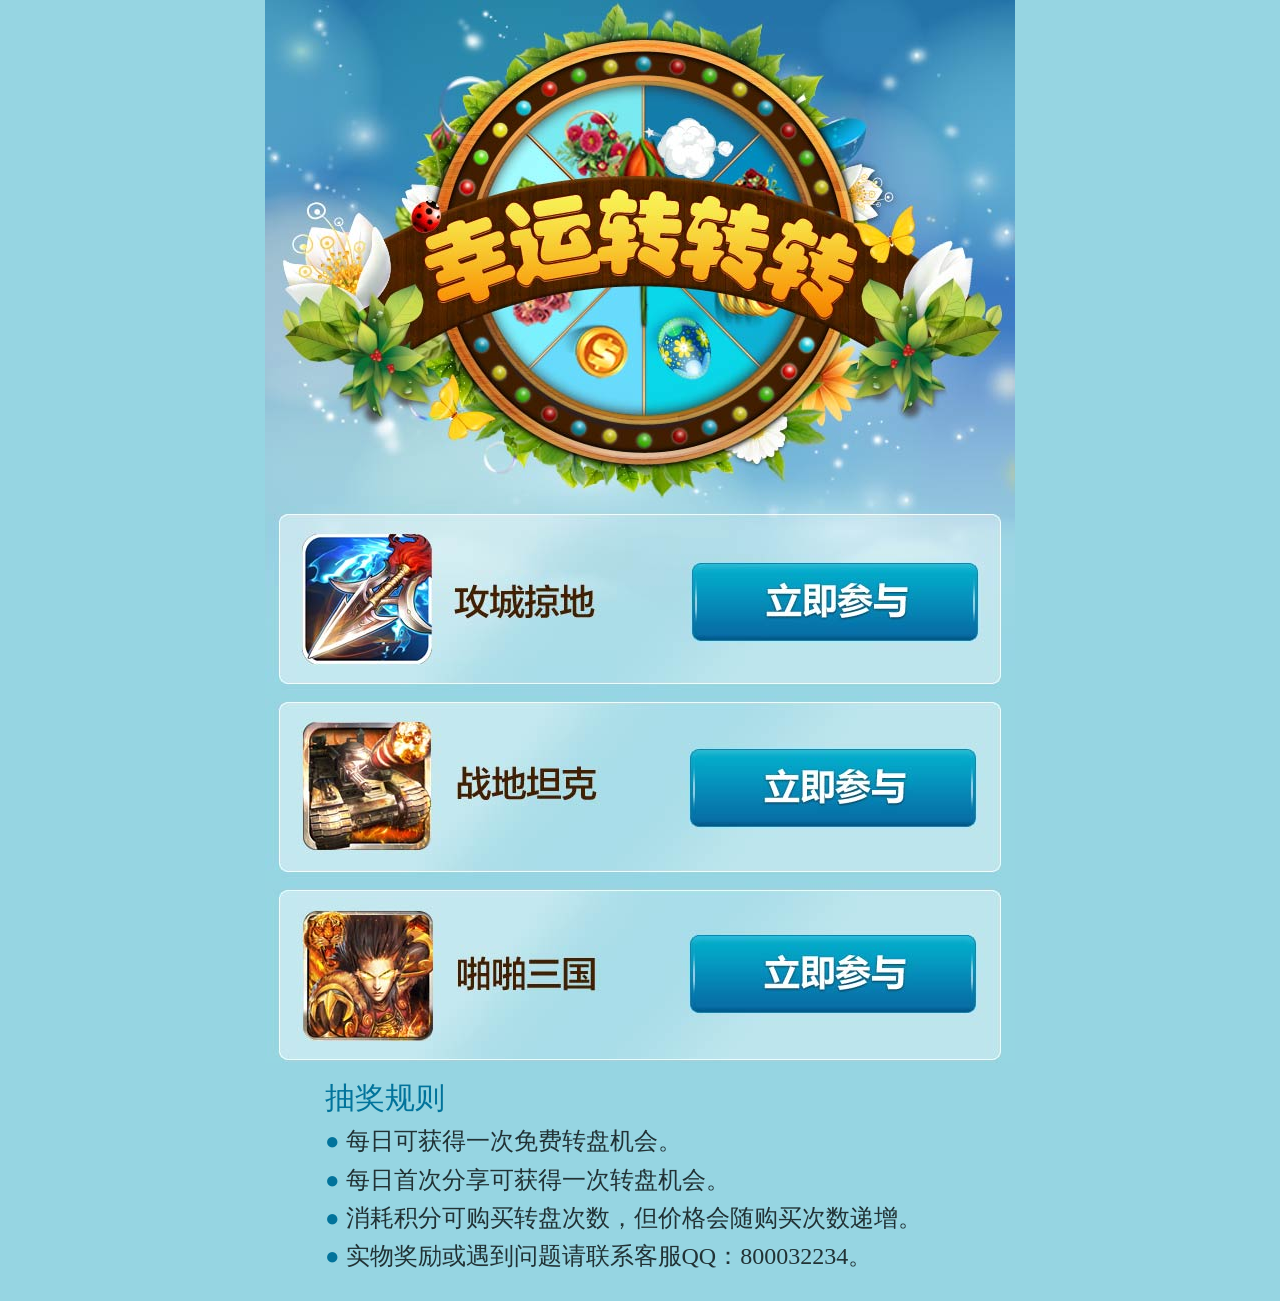
<file: src/sp/index.html>
<!DOCTYPE html >
<html>
<head>
<meta charset="utf-8" />
<meta name="viewport" content="width=device-width, user-scalable=no, initial-scale=1.0, maximum-scale=1.0">
<meta name="format-detection" content="telephone=no"/>
<meta name="format-detection" content="address=no"/>
<meta  name="keywords" content="飞流游戏,FL Mobile,iOS游戏,Android游戏">
<meta name="description" content="飞流游戏,FL Mobile,iOS游戏,Android游戏">
<title>飞流礼包中心</title>
<link rel="stylesheet" type="text/css" href="css/css.min.css">
</head>
<body>
<div class="wrap"><img src="images/top.jpg" class="w100"></div>
<div class="wrap"><a href="#"><img src="images/btn1.jpg" class="w100"></a></div>
<div class="wrap"><a href="#"><img src="images/btn2.jpg" class="w100"></a></div>
<div class="wrap"><a href="#"><img src="images/btn3.jpg" class="w100"></a></div>
<div style="clear:both"></div>
<div class="wrap">
<div class="info">
    <p><span class="fz30 color01">抽奖规则</span></p>
    <p class="fz24 color02"><span>●</span>&nbsp;每日可获得一次免费转盘机会。</p>
    <p class="fz24 color02"><span>●</span>&nbsp;每日首次分享可获得一次转盘机会。</p>
    <p class="fz24 color02"><span>●</span>&nbsp;消耗积分可购买转盘次数，但价格会随购买次数递增。</p>
    <p class="fz24 color02"><span>●</span>&nbsp;实物奖励或遇到问题请联系客服QQ：800032234。</p>
</div>
</div>
</body>
</html>
</file>
<file: src/sp/css/css.min.css>
/* reset */html, body, div, span, object, iframe,h1, h2, h3, h4, h5, h6, p, blockquote, pre,abbr, address, cite, code,del, dfn, em, img, ins, kbd, q, samp,small, strong, sub, sup, var,b, i,dl, dt, dd, ol, ul, li,fieldset, form, label, legend,table, caption, tbody, tfoot, thead, tr, th, td,article, aside, canvas, details, figcaption, figure,footer, header, hgroup, menu, nav, section, summary,time, mark, audio, video,div{margin:0;padding:0;border:0;outline:0;vertical-align:baseline;-webkit-tap-highlight-color: rgba(0,0,0,0);}body{background:#96d5e2;}body,input{font-size:62.5%;font-family:"微软雅黑";}input{border:0;outline:0;-webkit-tap-highlight-color: transparent;-webkit-user-modify: read-write;-webkit-appearance:none;appearance:none;}article,aside,details,figcaption,figure,footer,header,hgroup,menu,nav,section{display:block;}ul,li{list-style:none;}i,b,h1,h2,h3,h4{font-weight:normal}/* css by Violet*/.color01{color:#01739b;}.color02{color:#213235;}.fz24{font-size:2.4em;}.fz30{font-size:3em;}.wrap{width:100%; margin:0 auto;}.w100{width:100%; float:left;}.info{width:84%; padding:2% 8% 3% 8%;}.info p{padding-bottom:1%;}.info p span{color:#01739b;}/* 设备兼容 */@media screen and (max-width: 359px){.info{width:94%; padding:2% 3% 5% 3%;}.fz24{font-size:1.2em;}.fz30{font-size:1.5em;}}@media screen and (min-width: 360px) and (max-width: 480px){.fz24{font-size:1.2em;}.fz30{font-size:1.5em;}}@media screen and (min-width: 481px) and (max-width: 620px){.fz24{font-size:1.6em;}.fz30{font-size:1.9em;}}@media screen and (min-width: 621px) and (max-width: 750px){.fz24{font-size:2.0em;}.fz30{font-size:2.4em;}}@media screen and (min-width: 751px){.wrap{width:750px;}.fz24{font-size:2.4em;}.fz30{font-size:3em;}}
</file>
